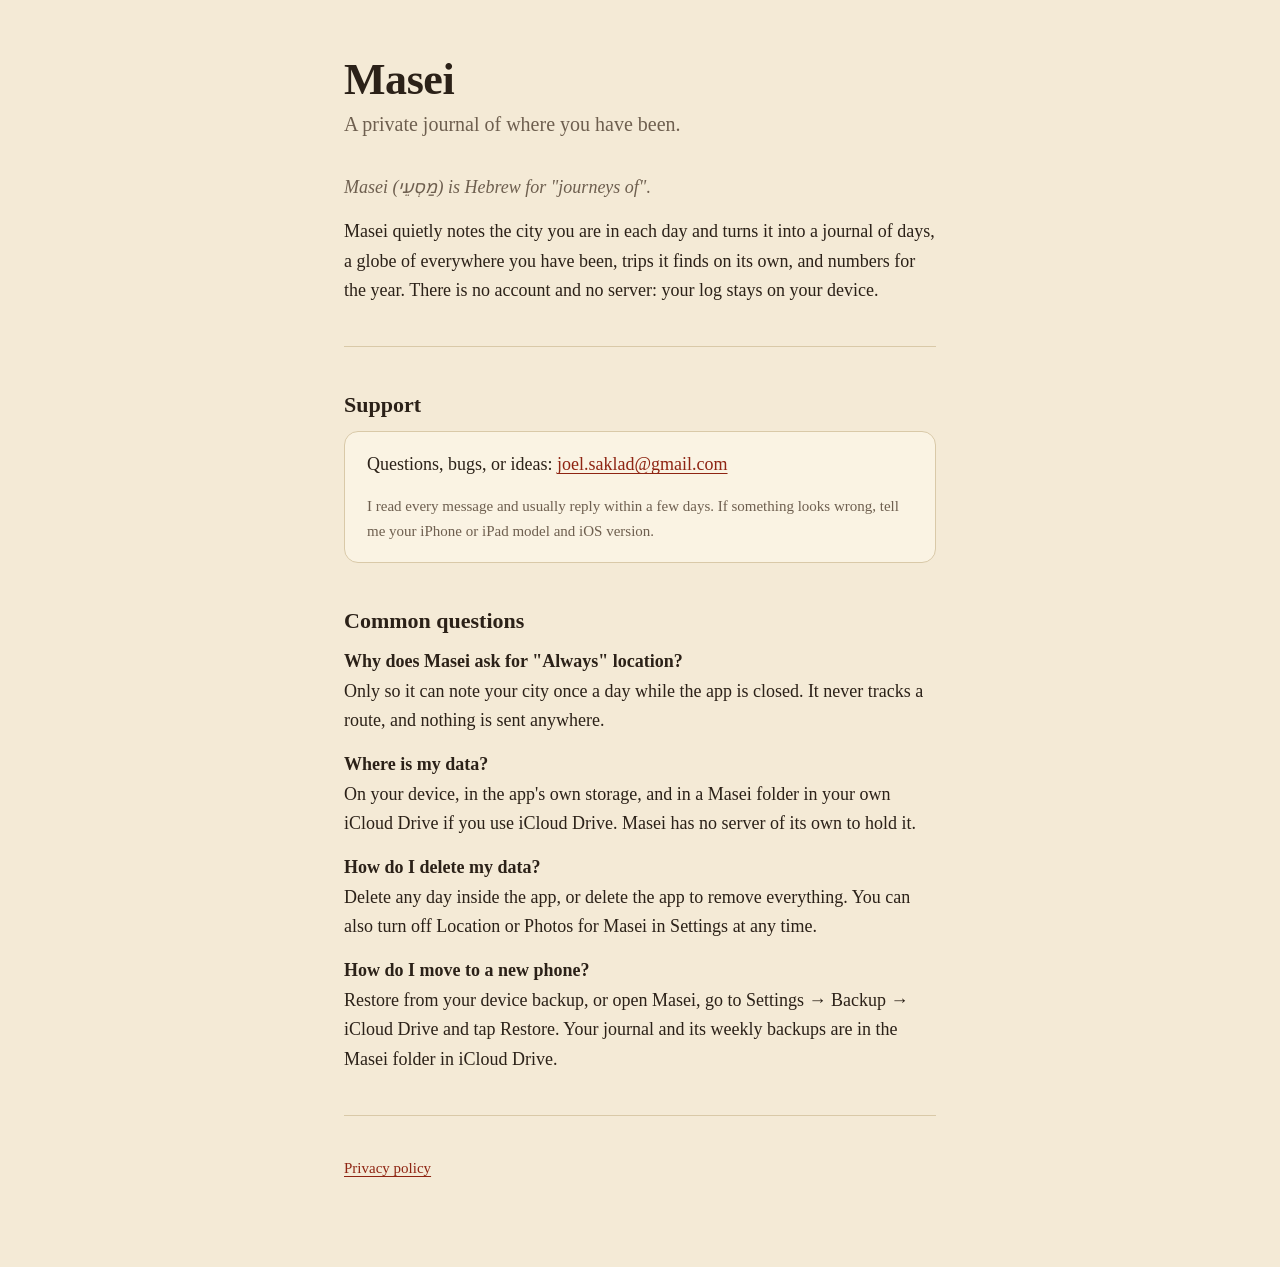
<file: index.html>
<!doctype html>
<html lang="en"><head>
<meta charset="utf-8"><meta name="viewport" content="width=device-width,initial-scale=1">
<title>Masei: a private travel journal</title>
<meta name="description" content="Masei is a private journal of where you have been. Support and contact.">
<link rel="stylesheet" href="style.css">
</head><body><main>
<h1>Masei</h1>
<p class="sub">A private journal of where you have been.</p>
<p class="meaning">Masei (מַסְעֵי) is Hebrew for "journeys of".</p>

<p>Masei quietly notes the city you are in each day and turns it into a journal of days, a globe of everywhere you have been, trips it finds on its own, and numbers for the year. There is no account and no server: your log stays on your device.</p>

<hr>
<h2 id="support">Support</h2>
<div class="card">
<p>Questions, bugs, or ideas: <a href="mailto:joel.saklad@gmail.com?subject=Masei">joel.saklad@gmail.com</a></p>
<p class="small" style="margin:0">I read every message and usually reply within a few days. If something looks wrong, tell me your iPhone or iPad model and iOS version.</p>
</div>

<h2>Common questions</h2>
<p><strong>Why does Masei ask for "Always" location?</strong><br>Only so it can note your city once a day while the app is closed. It never tracks a route, and nothing is sent anywhere.</p>
<p><strong>Where is my data?</strong><br>On your device, in the app's own storage, and in a Masei folder in your own iCloud Drive if you use iCloud Drive. Masei has no server of its own to hold it.</p>
<p><strong>How do I delete my data?</strong><br>Delete any day inside the app, or delete the app to remove everything. You can also turn off Location or Photos for Masei in Settings at any time.</p>
<p><strong>How do I move to a new phone?</strong><br>Restore from your device backup, or open Masei, go to Settings → Backup → iCloud Drive and tap Restore. Your journal and its weekly backups are in the Masei folder in iCloud Drive.</p>

<hr>
<p class="small"><a href="privacy/">Privacy policy</a></p>
</main></body></html>
</file>
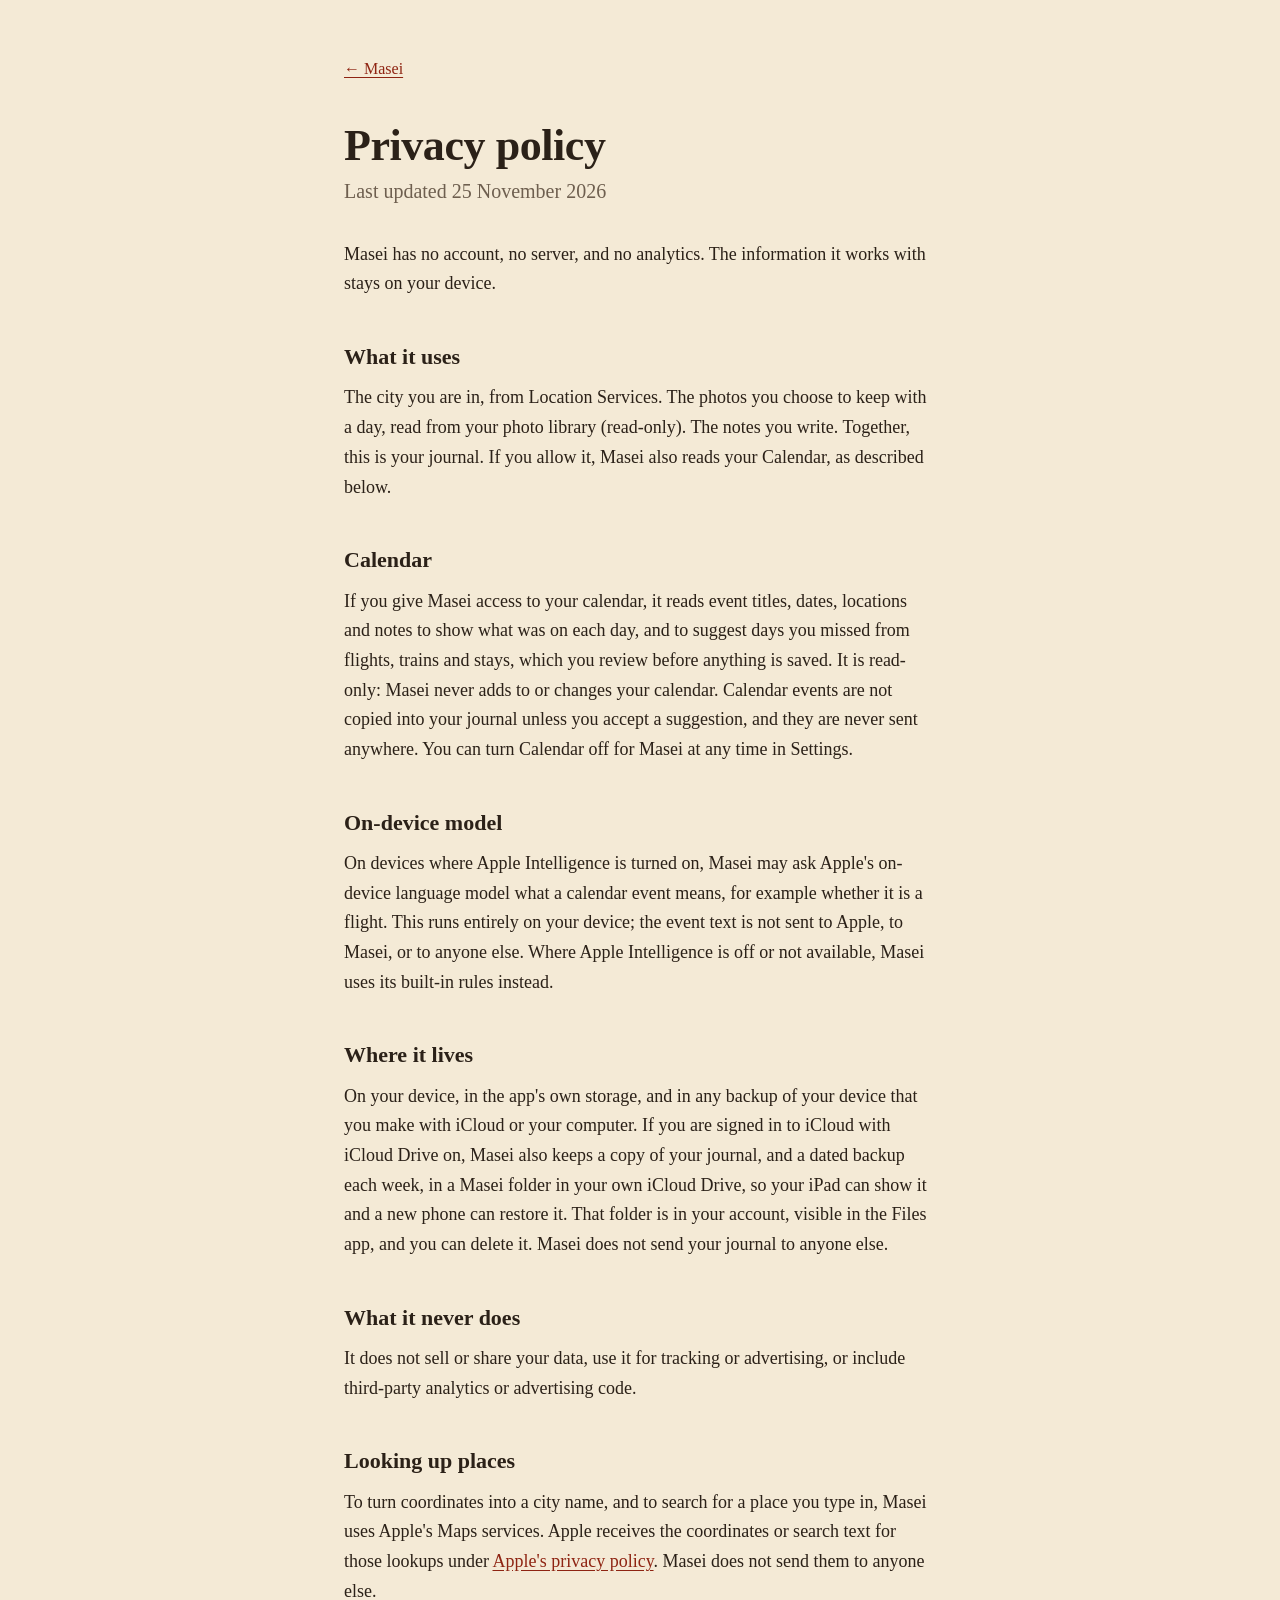
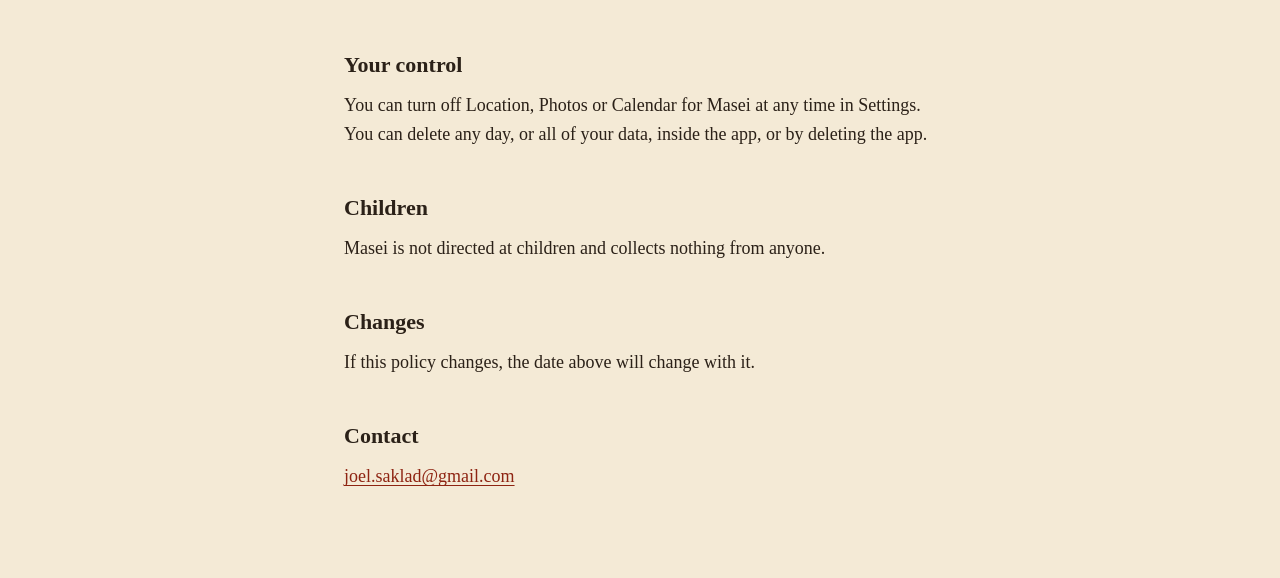
<file: privacy/index.html>
<!doctype html>
<html lang="en"><head>
<meta charset="utf-8"><meta name="viewport" content="width=device-width,initial-scale=1">
<title>Masei privacy policy</title>
<link rel="stylesheet" href="../style.css">
</head><body><main>
<nav><a href="../">← Masei</a></nav>
<h1>Privacy policy</h1>
<p class="sub">Last updated 25 November 2026</p>

<p>Masei has no account, no server, and no analytics. The information it works with stays on your device.</p>

<h2>What it uses</h2>
<p>The city you are in, from Location Services. The photos you choose to keep with a day, read from your photo library (read-only). The notes you write. Together, this is your journal. If you allow it, Masei also reads your Calendar, as described below.</p>

<h2>Calendar</h2>
<p>If you give Masei access to your calendar, it reads event titles, dates, locations and notes to show what was on each day, and to suggest days you missed from flights, trains and stays, which you review before anything is saved. It is read-only: Masei never adds to or changes your calendar. Calendar events are not copied into your journal unless you accept a suggestion, and they are never sent anywhere. You can turn Calendar off for Masei at any time in Settings.</p>

<h2>On-device model</h2>
<p>On devices where Apple Intelligence is turned on, Masei may ask Apple's on-device language model what a calendar event means, for example whether it is a flight. This runs entirely on your device; the event text is not sent to Apple, to Masei, or to anyone else. Where Apple Intelligence is off or not available, Masei uses its built-in rules instead.</p>

<h2>Where it lives</h2>
<p>On your device, in the app's own storage, and in any backup of your device that you make with iCloud or your computer. If you are signed in to iCloud with iCloud Drive on, Masei also keeps a copy of your journal, and a dated backup each week, in a Masei folder in your own iCloud Drive, so your iPad can show it and a new phone can restore it. That folder is in your account, visible in the Files app, and you can delete it. Masei does not send your journal to anyone else.</p>

<h2>What it never does</h2>
<p>It does not sell or share your data, use it for tracking or advertising, or include third-party analytics or advertising code.</p>

<h2>Looking up places</h2>
<p>To turn coordinates into a city name, and to search for a place you type in, Masei uses Apple's Maps services. Apple receives the coordinates or search text for those lookups under <a href="https://www.apple.com/legal/privacy/">Apple's privacy policy</a>. Masei does not send them to anyone else.</p>

<h2>Your control</h2>
<p>You can turn off Location, Photos or Calendar for Masei at any time in Settings. You can delete any day, or all of your data, inside the app, or by deleting the app.</p>

<h2>Children</h2>
<p>Masei is not directed at children and collects nothing from anyone.</p>

<h2>Changes</h2>
<p>If this policy changes, the date above will change with it.</p>

<h2>Contact</h2>
<p><a href="mailto:joel.saklad@gmail.com?subject=Masei%20privacy">joel.saklad@gmail.com</a></p>
</main></body></html>
</file>
<file: style.css>
:root{--paper:#f4ead6;--ink:#2b2118;--muted:#6e5f4f;--accent:#8e2412;--rule:#d9c9a8;--card:#faf3e3}
@media (prefers-color-scheme:dark){:root{--paper:#1b1814;--ink:#efe6d4;--muted:#a79a86;--accent:#e0907a;--rule:#3a342b;--card:#221e19}}
*{box-sizing:border-box}
body{margin:0;background:var(--paper);color:var(--ink);font:18px/1.65 "New York",Georgia,"Times New Roman",serif}
main{max-width:640px;margin:0 auto;padding:56px 24px 72px}
h1{font-size:44px;line-height:1.1;margin:0 0 4px;font-weight:600;letter-spacing:-.01em}
h2{font-size:22px;margin:40px 0 8px;font-weight:600}
p,li{margin:0 0 14px}
.sub{color:var(--muted);font-size:20px;margin:0 0 32px}
.meaning{color:var(--muted);font-style:italic}
a{color:var(--accent);text-underline-offset:3px}
hr{border:0;border-top:1px solid var(--rule);margin:40px 0}
.card{background:var(--card);border:1px solid var(--rule);border-radius:14px;padding:18px 22px}
.small{font-size:15px;color:var(--muted)}
nav{margin-bottom:40px;font-size:16px}
nav a{margin-right:18px}
</file>
